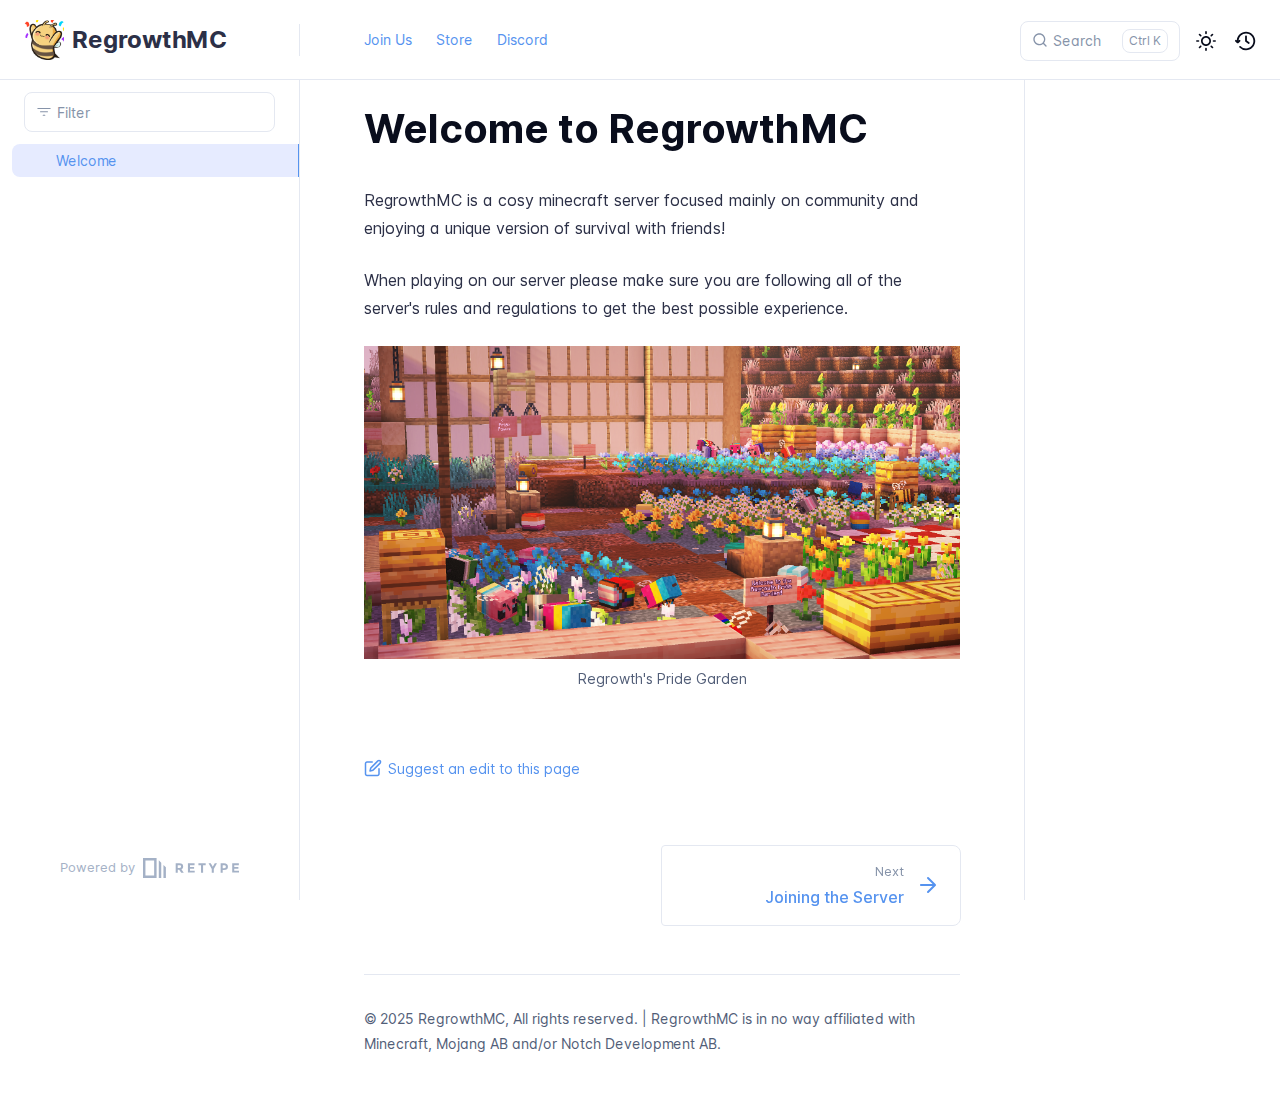
<file: index.html>
<!DOCTYPE html>
<html lang="en" class="h-full">
<head>
    <meta charset="UTF-8">
    <meta name="viewport" content="width=device-width,initial-scale=1">
    <meta name="turbo-cache-control" content="no-cache" data-turbo-track="reload" data-track-token="3.11.0.808173011036">

    <!-- See retype.com -->
    <meta name="generator" content="Retype 3.11.0">

    <!-- Primary Meta Tags -->
    <title>Welcome to RegrowthMC  | RegrowthMC</title>
    <meta name="title" content="Welcome to RegrowthMC  | RegrowthMC">
    <meta name="description" content="RegrowthMC is a cosy minecraft server focused mainly on community and enjoying a unique version of survival with friends!">

    <!-- Canonical -->
    <link rel="canonical" href="https://wiki.regrowthmc.net/">

    <!-- Open Graph / Facebook -->
    <meta property="og:type" content="website">
    <meta property="og:url" content="https://wiki.regrowthmc.net/">
    <meta property="og:title" content="Welcome to RegrowthMC  | RegrowthMC">
    <meta property="og:description" content="RegrowthMC is a cosy minecraft server focused mainly on community and enjoying a unique version of survival with friends!">
    <meta property="og:image" content="https://wiki.regrowthmc.net/static/pride_garden.png">

    <!-- Twitter -->
    <meta property="twitter:card" content="summary_large_image">
    <meta property="twitter:url" content="https://wiki.regrowthmc.net/">
    <meta property="twitter:title" content="Welcome to RegrowthMC  | RegrowthMC">
    <meta property="twitter:description" content="RegrowthMC is a cosy minecraft server focused mainly on community and enjoying a unique version of survival with friends!">
    <meta property="twitter:image" content="https://wiki.regrowthmc.net/static/pride_garden.png">

    <script data-cfasync="false">(function(){var cl=document.documentElement.classList,ls=localStorage.getItem("retype_scheme"),hd=cl.contains("dark"),hl=cl.contains("light"),wm=window.matchMedia&&window.matchMedia("(prefers-color-scheme: dark)").matches;if(ls==="dark"||(!ls&&wm&&!hd&&!hl)){cl.remove("light");cl.add("dark")}else if(ls==="light"||(!ls&&!wm&&!hd&&!hl)){cl.remove("dark");cl.add("light")}})();</script>

    <link href="static/logo.png" rel="icon">
    <link href="resources/css/retype.css?v=3.11.0.808173011036" rel="stylesheet">

    <script data-cfasync="false" src="resources/js/config.js?v=3.11.0.808173011036" data-turbo-eval="false" defer></script>
    <script data-cfasync="false" src="resources/js/retype.js?v=3.11.0" data-turbo-eval="false" defer></script>
    <script id="lunr-js" data-cfasync="false" src="resources/js/lunr.js?v=3.11.0.808173011036" data-turbo-eval="false" defer></script>
</head>
<body>
    <div id="retype-app" class="relative text-base antialiased text-base-text bg-base-bg font-body">
        <div class="absolute bottom-0 left-0" style="top: 5rem; right: 50%"></div>
    
        <header id="retype-header" class="sticky top-0 z-30 flex w-full h-16 bg-header-bg border-b border-header-border md:h-20">
            <div class="container relative flex items-center justify-between pr-6 grow md:justify-start">
                <!-- Mobile menu button skeleton -->
                <button v-cloak class="skeleton retype-mobile-menu-button flex items-center justify-center shrink-0 overflow-hidden dark:text-white focus:outline-none rounded-full w-10 h-10 ml-3.5 md:hidden"><svg xmlns="http://www.w3.org/2000/svg" class="mb-px shrink-0" width="24" height="24" viewBox="0 0 24 24" role="presentation" style="margin-bottom: 0px;"><g fill="currentColor"><path d="M2 4h20v2H2zM2 11h20v2H2zM2 18h20v2H2z"></path></g></svg></button>
                <div v-cloak id="retype-sidebar-left-toggle-button"></div>
        
                <!-- Logo -->
                <div class="flex items-center justify-between h-full py-2 md:w-75">
                    <div class="flex items-center px-2 md:px-6">
                        <a id="retype-branding-logo" href="" class="flex items-center leading-snug text-2xl">
                            <span class="w-10 mr-2 grow-0 shrink-0 overflow-hidden">
                                <img class="max-h-10 dark:hidden md:inline-block" src="static/logo.png">
                                <img class="max-h-10 hidden dark:inline-block" src="static/logo.png">
                            </span>
                            <span class="dark:text-white font-bold line-clamp-1 md:line-clamp-2">RegrowthMC</span>
                        </a>
                    </div>
        
                    <span class="hidden h-8 border-r md:inline-block border-base-border"></span>
                </div>
        
                <div class="flex justify-between md:grow">
                    <!-- Top Nav -->
                    <nav id="retype-header-nav" class="hidden md:flex">
                        <ul class="flex flex-col mb-4 md:pl-16 md:mb-0 md:flex-row md:items-center">
                            <li class="mr-6">
                                <a class="py-2 md:mb-0 inline-flex items-center text-sm whitespace-nowrap transition-colors duration-200 ease-linear md:text-header-text font-header-text-weight hover:text-header-text-hover" href="https://www.regrowthmc.net/connect">Join Us</a>
                            </li>
                            <li class="mr-6">
                                <a class="py-2 md:mb-0 inline-flex items-center text-sm whitespace-nowrap transition-colors duration-200 ease-linear md:text-header-text font-header-text-weight hover:text-header-text-hover" href="https://store.regrowthmc.net/">Store</a>
                            </li>
                            <li class="mr-6">
                                <a class="py-2 md:mb-0 inline-flex items-center text-sm whitespace-nowrap transition-colors duration-200 ease-linear md:text-header-text font-header-text-weight hover:text-header-text-hover" href="https://regrowthmc.net/discord">Discord</a>
                            </li>
        
                        </ul>
                    </nav>
        
                    <!-- Header Right Skeleton -->
                    <div v-cloak class="flex justify-end grow skeleton">
        
                        <!-- Search input mock -->
                        <div class="relative hidden w-40 lg:block lg:max-w-sm lg:ml-auto">
                            <div class="absolute flex items-center justify-center h-full pl-3 dark:text-dark-300">
                                <svg xmlns="http://www.w3.org/2000/svg" class="icon-base" width="16" height="16" viewBox="0 0 24 24" aria-labelledby="icon" role="presentation" style="margin-bottom: 1px;"><g fill="currentColor" ><path d="M21.71 20.29l-3.68-3.68A8.963 8.963 0 0020 11c0-4.96-4.04-9-9-9s-9 4.04-9 9 4.04 9 9 9c2.12 0 4.07-.74 5.61-1.97l3.68 3.68c.2.19.45.29.71.29s.51-.1.71-.29c.39-.39.39-1.03 0-1.42zM4 11c0-3.86 3.14-7 7-7s7 3.14 7 7c0 1.92-.78 3.66-2.04 4.93-.01.01-.02.01-.02.01-.01.01-.01.01-.01.02A6.98 6.98 0 0111 18c-3.86 0-7-3.14-7-7z" ></path></g></svg>
                            </div>
                            <input class="w-full h-10 placeholder-search-placeholder transition-colors duration-200 ease-in bg-search-bg border border-transparent rounded md:text-sm hover:border-search-border-hover focus:outline-none focus:border-search-border-focus" style="padding: 0.625rem 0.75rem 0.625rem 2rem" type="text" placeholder="Search">
                        </div>
        
                        <!-- Mobile search button -->
                        <div class="flex items-center justify-center w-10 h-10 lg:hidden">
                            <svg xmlns="http://www.w3.org/2000/svg" class="shrink-0 icon-base" width="20" height="20" viewBox="0 0 24 24" aria-labelledby="icon" role="presentation" style="margin-bottom: 0px;"><g fill="currentColor" ><path d="M21.71 20.29l-3.68-3.68A8.963 8.963 0 0020 11c0-4.96-4.04-9-9-9s-9 4.04-9 9 4.04 9 9 9c2.12 0 4.07-.74 5.61-1.97l3.68 3.68c.2.19.45.29.71.29s.51-.1.71-.29c.39-.39.39-1.03 0-1.42zM4 11c0-3.86 3.14-7 7-7s7 3.14 7 7c0 1.92-.78 3.66-2.04 4.93-.01.01-.02.01-.02.01-.01.01-.01.01-.01.02A6.98 6.98 0 0111 18c-3.86 0-7-3.14-7-7z" ></path></g></svg>
                        </div>
        
                        <!-- Dark mode switch placeholder -->
                        <div class="w-10 h-10 lg:ml-2"></div>
        
                        <!-- History button -->
                        <div class="flex items-center justify-center w-10 h-10" style="margin-right: -0.625rem;">
                            <svg xmlns="http://www.w3.org/2000/svg" class="shrink-0 icon-base" width="22" height="22" viewBox="0 0 24 24" aria-labelledby="icon" role="presentation" style="margin-bottom: 0px;"><g fill="currentColor" ><g ><path d="M12.01 6.01c-.55 0-1 .45-1 1V12a1 1 0 00.4.8l3 2.22a.985.985 0 001.39-.2.996.996 0 00-.21-1.4l-2.6-1.92V7.01c.02-.55-.43-1-.98-1z"></path><path d="M12.01 1.91c-5.33 0-9.69 4.16-10.05 9.4l-.29-.26a.997.997 0 10-1.34 1.48l1.97 1.79c.19.17.43.26.67.26s.48-.09.67-.26l1.97-1.79a.997.997 0 10-1.34-1.48l-.31.28c.34-4.14 3.82-7.41 8.05-7.41 4.46 0 8.08 3.63 8.08 8.09s-3.63 8.08-8.08 8.08c-2.18 0-4.22-.85-5.75-2.4a.996.996 0 10-1.42 1.4 10.02 10.02 0 007.17 2.99c5.56 0 10.08-4.52 10.08-10.08.01-5.56-4.52-10.09-10.08-10.09z"></path></g></g></svg>
                        </div>
                    </div>
        
                    <div v-cloak class="flex justify-end grow">
                        <div id="retype-mobile-search-button"></div>
                        <doc-search-desktop></doc-search-desktop>
        
                        <doc-theme-switch class="lg:ml-2"></doc-theme-switch>
                        <doc-history></doc-history>
                    </div>
                </div>
            </div>
        </header>
    
    
        <div id="retype-container" class="container relative flex bg-white">
            <!-- Sidebar Skeleton -->
            <div v-cloak class="fixed flex flex-col shrink-0 duration-300 ease-in-out bg-sidebar-left-bg border-sidebar-left-border sidebar top-20 w-75 border-r h-screen md:sticky transition-transform skeleton">
            
                <div class="flex items-center h-16 px-6">
                    <input class="w-full h-8 px-3 py-2 transition-colors duration-200 ease-linear bg-filter-bg border border-filter-border rounded shadow-none text-sm focus:outline-none focus:border-filter-border-focus" type="text" placeholder="Filter">
                </div>
            
                <div class="pl-6 mt-1 mb-4">
                    <div class="w-32 h-3 mb-4 bg-skeleton-bg rounded-full loading"></div>
                    <div class="w-48 h-3 mb-4 bg-skeleton-bg rounded-full loading"></div>
                    <div class="w-40 h-3 mb-4 bg-skeleton-bg rounded-full loading"></div>
                    <div class="w-32 h-3 mb-4 bg-skeleton-bg rounded-full loading"></div>
                    <div class="w-48 h-3 mb-4 bg-skeleton-bg rounded-full loading"></div>
                    <div class="w-40 h-3 mb-4 bg-skeleton-bg rounded-full loading"></div>
                </div>
            
                <div class="shrink-0 mt-auto bg-transparent dark:border-base-border">
                    <a class="flex items-center justify-center flex-nowrap h-16 text-gray-350 dark:text-dark-400 hover:text-gray-600 dark:hover:text-dark-300 transition-colors duration-150 ease-in docs-powered-by" target="_blank" href="https://retype.com/" rel="noopener">
                        <span class="text-xs whitespace-nowrap">Powered by</span>
                        <svg xmlns="http://www.w3.org/2000/svg" class="ml-2" fill="currentColor" width="96" height="20" overflow="visible"><path d="M0 0v20h13.59V0H0zm11.15 17.54H2.44V2.46h8.71v15.08zM15.8 20h2.44V4.67L15.8 2.22zM20.45 6.89V20h2.44V9.34z"/><g><path d="M40.16 8.44c0 1.49-.59 2.45-1.75 2.88l2.34 3.32h-2.53l-2.04-2.96h-1.43v2.96h-2.06V5.36h3.5c1.43 0 2.46.24 3.07.73s.9 1.27.9 2.35zm-2.48 1.1c.26-.23.38-.59.38-1.09 0-.5-.13-.84-.4-1.03s-.73-.28-1.39-.28h-1.54v2.75h1.5c.72 0 1.2-.12 1.45-.35zM51.56 5.36V7.2h-4.59v1.91h4.13v1.76h-4.13v1.92h4.74v1.83h-6.79V5.36h6.64zM60.09 7.15v7.48h-2.06V7.15h-2.61V5.36h7.28v1.79h-2.61zM70.81 14.64h-2.06v-3.66l-3.19-5.61h2.23l1.99 3.45 1.99-3.45H74l-3.19 5.61v3.66zM83.99 6.19c.65.55.97 1.4.97 2.55s-.33 1.98-1 2.51-1.68.8-3.04.8h-1.23v2.59h-2.06V5.36h3.26c1.42 0 2.45.28 3.1.83zm-1.51 3.65c.25-.28.37-.69.37-1.22s-.16-.92-.48-1.14c-.32-.23-.82-.34-1.5-.34H79.7v3.12h1.38c.68 0 1.15-.14 1.4-.42zM95.85 5.36V7.2h-4.59v1.91h4.13v1.76h-4.13v1.92H96v1.83h-6.79V5.36h6.64z"/></g></svg>
                    </a>
                </div>
            </div>
            
            <!-- Sidebar component -->
            <doc-sidebar v-cloak>
                <template #sidebar-footer>
                    <div class="shrink-0 mt-auto border-t md:bg-transparent md:border-none dark:border-base-border">
            
                        <div class="py-3 px-6 md:hidden border-b dark:border-base-border">
                            <nav>
                                <ul class="flex flex-wrap justify-center items-center">
                                    <li class="mr-6">
                                        <a class="block py-1 inline-flex items-center text-sm whitespace-nowrap transition-colors duration-200 ease-linear md:text-header-text font-header-text-weight hover:text-header-text-hover" href="https://www.regrowthmc.net/connect">Join Us</a>
                                    </li>
                                    <li class="mr-6">
                                        <a class="block py-1 inline-flex items-center text-sm whitespace-nowrap transition-colors duration-200 ease-linear md:text-header-text font-header-text-weight hover:text-header-text-hover" href="https://store.regrowthmc.net/">Store</a>
                                    </li>
                                    <li class="mr-6">
                                        <a class="block py-1 inline-flex items-center text-sm whitespace-nowrap transition-colors duration-200 ease-linear md:text-header-text font-header-text-weight hover:text-header-text-hover" href="https://regrowthmc.net/discord">Discord</a>
                                    </li>
            
                                </ul>
                            </nav>
                        </div>
            
                        <a class="flex items-center justify-center flex-nowrap h-16 text-gray-350 dark:text-dark-400 hover:text-gray-600 dark:hover:text-dark-300 transition-colors duration-150 ease-in docs-powered-by" target="_blank" href="https://retype.com/" rel="noopener">
                            <span class="text-xs whitespace-nowrap">Powered by</span>
                            <svg xmlns="http://www.w3.org/2000/svg" class="ml-2" fill="currentColor" width="96" height="20" overflow="visible"><path d="M0 0v20h13.59V0H0zm11.15 17.54H2.44V2.46h8.71v15.08zM15.8 20h2.44V4.67L15.8 2.22zM20.45 6.89V20h2.44V9.34z"/><g><path d="M40.16 8.44c0 1.49-.59 2.45-1.75 2.88l2.34 3.32h-2.53l-2.04-2.96h-1.43v2.96h-2.06V5.36h3.5c1.43 0 2.46.24 3.07.73s.9 1.27.9 2.35zm-2.48 1.1c.26-.23.38-.59.38-1.09 0-.5-.13-.84-.4-1.03s-.73-.28-1.39-.28h-1.54v2.75h1.5c.72 0 1.2-.12 1.45-.35zM51.56 5.36V7.2h-4.59v1.91h4.13v1.76h-4.13v1.92h4.74v1.83h-6.79V5.36h6.64zM60.09 7.15v7.48h-2.06V7.15h-2.61V5.36h7.28v1.79h-2.61zM70.81 14.64h-2.06v-3.66l-3.19-5.61h2.23l1.99 3.45 1.99-3.45H74l-3.19 5.61v3.66zM83.99 6.19c.65.55.97 1.4.97 2.55s-.33 1.98-1 2.51-1.68.8-3.04.8h-1.23v2.59h-2.06V5.36h3.26c1.42 0 2.45.28 3.1.83zm-1.51 3.65c.25-.28.37-.69.37-1.22s-.16-.92-.48-1.14c-.32-.23-.82-.34-1.5-.34H79.7v3.12h1.38c.68 0 1.15-.14 1.4-.42zM95.85 5.36V7.2h-4.59v1.91h4.13v1.76h-4.13v1.92H96v1.83h-6.79V5.36h6.64z"/></g></svg>
                        </a>
                    </div>
                </template>
            </doc-sidebar>
    
            <div class="grow min-w-0 bg-body-bg">
                <!-- Render "toolbar" template here on api pages --><!-- Render page content -->
                <div class="flex">
                    <div id="retype-main" class="min-w-0 p-4 grow md:px-16">
                        <main class="relative pb-12 lg:pt-2">
                            <div class="retype-markdown" id="retype-content">
                                <!-- Rendered if sidebar right is enabled -->
                                <div id="retype-sidebar-right-toggle"></div>
                                <!-- Page content  -->
<doc-anchor-target id="welcome-to-regrowthmc" class="break-words">
    <h1>
        <doc-anchor-trigger class="header-anchor-trigger" to="#welcome-to-regrowthmc">#</doc-anchor-trigger>
        <span>Welcome to RegrowthMC</span>
    </h1>
</doc-anchor-target>
<p>RegrowthMC is a cosy minecraft server focused mainly on community and enjoying a unique version of survival with friends!</p>
<p>When playing on our server please make sure you are following all of the server&#x27;s rules and regulations to get the best possible experience.</p>
<p><figure class="content-center">
    <img src="static/pride_garden.png" alt="Regrowth's Pride Garden" class="rounded-image-rounded border-image-border border-image-border-width" />
    <figcaption class="caption">Regrowth's Pride Garden</figcaption>
</figure>
</p>

                                
                                <!-- Required only on API pages -->
                                <doc-toolbar-member-filter-no-results></doc-toolbar-member-filter-no-results>
                            </div>
                            <footer id="retype-content-footer" class="clear-both">
                                <div class="flex flex-wrap items-center justify-between mt-14">
                                    <a id="retype-edit-this-page" class="my-2.5 inline-flex items-center text-sm whitespace-nowrap text-body-link font-body-link-weight hover:text-body-link-hover hover:underline" href="https://github.com/RegrowthMC/RegrowthMC-Wiki/blob/main/default.md" target="_blank" rel="noopener">
                                        <svg class="mr-1.5" xmlns="http://www.w3.org/2000/svg" width="18" height="18" viewBox="0 0 24 24" fill="currentColor" overflow="visible"><path d="M20 12c-.55 0-1 .45-1 1v7c0 .55-.45 1-1 1H4c-.55 0-1-.45-1-1V6c0-.55.45-1 1-1h7c.55 0 1-.45 1-1s-.45-1-1-1H4C2.35 3 1 4.35 1 6v14c0 1.65 1.35 3 3 3h14c1.65 0 3-1.35 3-3v-7c0-.55-.45-1-1-1z" /><path d="M22.21 1.79c-1.18-1.18-3.24-1.18-4.41 0l-9.5 9.5c-.13.13-.22.29-.26.46l-1 4c-.08.34.01.7.26.95.18.2.44.3.7.3.08 0 .16-.01.24-.03l4-1c.18-.04.34-.13.46-.26l9.5-9.5c1.22-1.22 1.22-3.2.01-4.42zm-1.42 3l-9.3 9.3-2.11.53.53-2.11 9.3-9.3c.42-.42 1.16-.42 1.59 0 .43.43.43 1.15-.01 1.58z" /><path fill="none" d="M0 0h24v24H0z" /></svg>
                                        <span>Suggest an edit to this page</span>
                                    </a>
                                </div>
                            
                                <nav id="retype-nextprev" class="print:hidden flex mt-14">
                                    <div class="w-1/2">
                                    </div>
                            
                                    <div class="w-1/2">
                                        <a class="px-5 py-4 -mx-px h-full flex items-center justify-end break-normal font-medium text-body-link border border-base-border hover:border-base-border-hover rounded-l rounded-r-lg transition-colors duration-150 relative hover:z-5" href="connect/">
                                            <span>
                                                <span class="block text-xs font-normal text-right text-base-text-muted">Next</span>
                                                <span class="block mt-1">Joining the Server</span>
                                            </span>
                                            <svg xmlns="http://www.w3.org/2000/svg" class="ml-3" width="24" height="24" viewBox="0 0 24 24" fill="currentColor" overflow="visible"><path d="M19.92 12.38a1 1 0 00-.22-1.09l-7-7a.996.996 0 10-1.41 1.41l5.3 5.3H5c-.55 0-1 .45-1 1s.45 1 1 1h11.59l-5.29 5.29a.996.996 0 000 1.41c.19.2.44.3.7.3s.51-.1.71-.29l7-7c.09-.09.16-.21.21-.33z" /><path fill="none" d="M0 0h24v24H0z" /></svg>
                                        </a>
                                    </div>
                                </nav>
                            </footer>
                        </main>
                
                        <div id="retype-page-footer" class="print:border-none border-t border-base-border pt-6 mb-8">
                            <footer class="flex flex-wrap items-center justify-between print:justify-center">
                                <div id="retype-footer-links" class="print:hidden">
                                    <ul class="flex flex-wrap items-center text-sm">
                                    </ul>
                                </div>
                                <div id="retype-copyright" class="print:justify-center py-2 text-footer-text font-footer-link-weight text-sm leading-relaxed"><p>© 2025 RegrowthMC, All rights reserved. | RegrowthMC is in no way affiliated with Minecraft, Mojang AB and/or Notch Development AB.</p></div>
                            </footer>
                        </div>
                    </div>
                
                    <!-- Rendered if sidebar right is enabled -->
                    <!-- Sidebar right skeleton-->
                    <div v-cloak class="fixed top-0 bottom-0 right-0 translate-x-full bg-sidebar-right-bg border-sidebar-right-border lg:sticky lg:border-l lg:shrink-0 lg:pt-6 lg:transform-none sm:w-1/2 lg:w-64 lg:z-0 md:w-104 sidebar-right skeleton">
                        <div class="pl-5">
                            <div class="w-32 h-3 mb-4 bg-skeleton-bg rounded-full loading"></div>
                            <div class="w-48 h-3 mb-4 bg-skeleton-bg rounded-full loading"></div>
                            <div class="w-40 h-3 mb-4 bg-skeleton-bg rounded-full loading"></div>
                        </div>
                    </div>
                
                    <!-- User should be able to hide sidebar right -->
                    <doc-sidebar-right v-cloak></doc-sidebar-right>
                </div>

            </div>
        </div>
    
        <doc-search-mobile></doc-search-mobile>
        <doc-back-to-top></doc-back-to-top>
    </div>


    <div id="retype-overlay-target"></div>

    <script data-cfasync="false">window.__DOCS__ = { "title": "Welcome to RegrowthMC", isRoot: true, level: 0, icon: "file", hasPrism: false, hasMermaid: false, hasMath: false, tocDepth: 23 }</script>
</body>
</html>
</file>
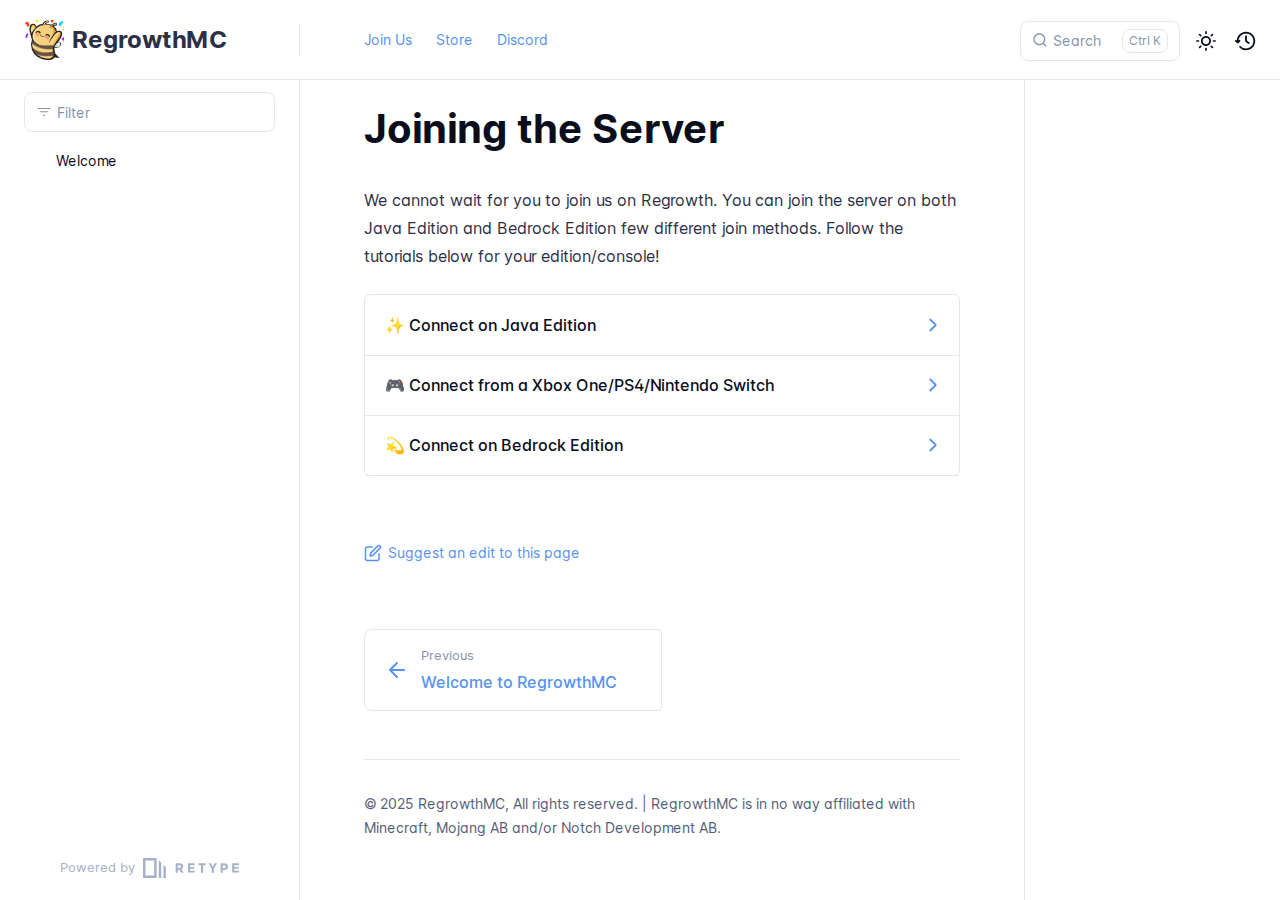
<file: connect/index.html>
<!DOCTYPE html>
<html lang="en" class="h-full">
<head>
    <meta charset="UTF-8">
    <meta name="viewport" content="width=device-width,initial-scale=1">
    <meta name="turbo-cache-control" content="no-cache" data-turbo-track="reload" data-track-token="3.11.0.808174019104">

    <!-- See retype.com -->
    <meta name="generator" content="Retype 3.11.0">

    <!-- Primary Meta Tags -->
    <title>Joining the Server  | RegrowthMC</title>
    <meta name="title" content="Joining the Server  | RegrowthMC">
    <meta name="description" content="We cannot wait for you to join us on Regrowth. You can join the server on both Java Edition and Bedrock Edition few different join methods.">

    <!-- Canonical -->
    <link rel="canonical" href="https://wiki.regrowthmc.net/connect/">

    <!-- Open Graph / Facebook -->
    <meta property="og:type" content="website">
    <meta property="og:url" content="https://wiki.regrowthmc.net/connect/">
    <meta property="og:title" content="Joining the Server  | RegrowthMC">
    <meta property="og:description" content="We cannot wait for you to join us on Regrowth. You can join the server on both Java Edition and Bedrock Edition few different join methods.">

    <!-- Twitter -->
    <meta property="twitter:card" content="summary_large_image">
    <meta property="twitter:url" content="https://wiki.regrowthmc.net/connect/">
    <meta property="twitter:title" content="Joining the Server  | RegrowthMC">
    <meta property="twitter:description" content="We cannot wait for you to join us on Regrowth. You can join the server on both Java Edition and Bedrock Edition few different join methods.">

    <script data-cfasync="false">(function(){var cl=document.documentElement.classList,ls=localStorage.getItem("retype_scheme"),hd=cl.contains("dark"),hl=cl.contains("light"),wm=window.matchMedia&&window.matchMedia("(prefers-color-scheme: dark)").matches;if(ls==="dark"||(!ls&&wm&&!hd&&!hl)){cl.remove("light");cl.add("dark")}else if(ls==="light"||(!ls&&!wm&&!hd&&!hl)){cl.remove("dark");cl.add("light")}})();</script>

    <link href="../static/logo.png" rel="icon">
    <link href="../resources/css/retype.css?v=3.11.0.808174019104" rel="stylesheet">

    <script data-cfasync="false" src="../resources/js/config.js?v=3.11.0.808174019104" data-turbo-eval="false" defer></script>
    <script data-cfasync="false" src="../resources/js/retype.js?v=3.11.0" data-turbo-eval="false" defer></script>
    <script id="lunr-js" data-cfasync="false" src="../resources/js/lunr.js?v=3.11.0.808174019104" data-turbo-eval="false" defer></script>
</head>
<body>
    <div id="retype-app" class="relative text-base antialiased text-base-text bg-base-bg font-body">
        <div class="absolute bottom-0 left-0" style="top: 5rem; right: 50%"></div>
    
        <header id="retype-header" class="sticky top-0 z-30 flex w-full h-16 bg-header-bg border-b border-header-border md:h-20">
            <div class="container relative flex items-center justify-between pr-6 grow md:justify-start">
                <!-- Mobile menu button skeleton -->
                <button v-cloak class="skeleton retype-mobile-menu-button flex items-center justify-center shrink-0 overflow-hidden dark:text-white focus:outline-none rounded-full w-10 h-10 ml-3.5 md:hidden"><svg xmlns="http://www.w3.org/2000/svg" class="mb-px shrink-0" width="24" height="24" viewBox="0 0 24 24" role="presentation" style="margin-bottom: 0px;"><g fill="currentColor"><path d="M2 4h20v2H2zM2 11h20v2H2zM2 18h20v2H2z"></path></g></svg></button>
                <div v-cloak id="retype-sidebar-left-toggle-button"></div>
        
                <!-- Logo -->
                <div class="flex items-center justify-between h-full py-2 md:w-75">
                    <div class="flex items-center px-2 md:px-6">
                        <a id="retype-branding-logo" href="../" class="flex items-center leading-snug text-2xl">
                            <span class="w-10 mr-2 grow-0 shrink-0 overflow-hidden">
                                <img class="max-h-10 dark:hidden md:inline-block" src="../static/logo.png">
                                <img class="max-h-10 hidden dark:inline-block" src="../static/logo.png">
                            </span>
                            <span class="dark:text-white font-bold line-clamp-1 md:line-clamp-2">RegrowthMC</span>
                        </a>
                    </div>
        
                    <span class="hidden h-8 border-r md:inline-block border-base-border"></span>
                </div>
        
                <div class="flex justify-between md:grow">
                    <!-- Top Nav -->
                    <nav id="retype-header-nav" class="hidden md:flex">
                        <ul class="flex flex-col mb-4 md:pl-16 md:mb-0 md:flex-row md:items-center">
                            <li class="mr-6">
                                <a class="py-2 md:mb-0 inline-flex items-center text-sm whitespace-nowrap transition-colors duration-200 ease-linear md:text-header-text font-header-text-weight hover:text-header-text-hover" href="https://www.regrowthmc.net/connect">Join Us</a>
                            </li>
                            <li class="mr-6">
                                <a class="py-2 md:mb-0 inline-flex items-center text-sm whitespace-nowrap transition-colors duration-200 ease-linear md:text-header-text font-header-text-weight hover:text-header-text-hover" href="https://store.regrowthmc.net/">Store</a>
                            </li>
                            <li class="mr-6">
                                <a class="py-2 md:mb-0 inline-flex items-center text-sm whitespace-nowrap transition-colors duration-200 ease-linear md:text-header-text font-header-text-weight hover:text-header-text-hover" href="https://regrowthmc.net/discord">Discord</a>
                            </li>
        
                        </ul>
                    </nav>
        
                    <!-- Header Right Skeleton -->
                    <div v-cloak class="flex justify-end grow skeleton">
        
                        <!-- Search input mock -->
                        <div class="relative hidden w-40 lg:block lg:max-w-sm lg:ml-auto">
                            <div class="absolute flex items-center justify-center h-full pl-3 dark:text-dark-300">
                                <svg xmlns="http://www.w3.org/2000/svg" class="icon-base" width="16" height="16" viewBox="0 0 24 24" aria-labelledby="icon" role="presentation" style="margin-bottom: 1px;"><g fill="currentColor" ><path d="M21.71 20.29l-3.68-3.68A8.963 8.963 0 0020 11c0-4.96-4.04-9-9-9s-9 4.04-9 9 4.04 9 9 9c2.12 0 4.07-.74 5.61-1.97l3.68 3.68c.2.19.45.29.71.29s.51-.1.71-.29c.39-.39.39-1.03 0-1.42zM4 11c0-3.86 3.14-7 7-7s7 3.14 7 7c0 1.92-.78 3.66-2.04 4.93-.01.01-.02.01-.02.01-.01.01-.01.01-.01.02A6.98 6.98 0 0111 18c-3.86 0-7-3.14-7-7z" ></path></g></svg>
                            </div>
                            <input class="w-full h-10 placeholder-search-placeholder transition-colors duration-200 ease-in bg-search-bg border border-transparent rounded md:text-sm hover:border-search-border-hover focus:outline-none focus:border-search-border-focus" style="padding: 0.625rem 0.75rem 0.625rem 2rem" type="text" placeholder="Search">
                        </div>
        
                        <!-- Mobile search button -->
                        <div class="flex items-center justify-center w-10 h-10 lg:hidden">
                            <svg xmlns="http://www.w3.org/2000/svg" class="shrink-0 icon-base" width="20" height="20" viewBox="0 0 24 24" aria-labelledby="icon" role="presentation" style="margin-bottom: 0px;"><g fill="currentColor" ><path d="M21.71 20.29l-3.68-3.68A8.963 8.963 0 0020 11c0-4.96-4.04-9-9-9s-9 4.04-9 9 4.04 9 9 9c2.12 0 4.07-.74 5.61-1.97l3.68 3.68c.2.19.45.29.71.29s.51-.1.71-.29c.39-.39.39-1.03 0-1.42zM4 11c0-3.86 3.14-7 7-7s7 3.14 7 7c0 1.92-.78 3.66-2.04 4.93-.01.01-.02.01-.02.01-.01.01-.01.01-.01.02A6.98 6.98 0 0111 18c-3.86 0-7-3.14-7-7z" ></path></g></svg>
                        </div>
        
                        <!-- Dark mode switch placeholder -->
                        <div class="w-10 h-10 lg:ml-2"></div>
        
                        <!-- History button -->
                        <div class="flex items-center justify-center w-10 h-10" style="margin-right: -0.625rem;">
                            <svg xmlns="http://www.w3.org/2000/svg" class="shrink-0 icon-base" width="22" height="22" viewBox="0 0 24 24" aria-labelledby="icon" role="presentation" style="margin-bottom: 0px;"><g fill="currentColor" ><g ><path d="M12.01 6.01c-.55 0-1 .45-1 1V12a1 1 0 00.4.8l3 2.22a.985.985 0 001.39-.2.996.996 0 00-.21-1.4l-2.6-1.92V7.01c.02-.55-.43-1-.98-1z"></path><path d="M12.01 1.91c-5.33 0-9.69 4.16-10.05 9.4l-.29-.26a.997.997 0 10-1.34 1.48l1.97 1.79c.19.17.43.26.67.26s.48-.09.67-.26l1.97-1.79a.997.997 0 10-1.34-1.48l-.31.28c.34-4.14 3.82-7.41 8.05-7.41 4.46 0 8.08 3.63 8.08 8.09s-3.63 8.08-8.08 8.08c-2.18 0-4.22-.85-5.75-2.4a.996.996 0 10-1.42 1.4 10.02 10.02 0 007.17 2.99c5.56 0 10.08-4.52 10.08-10.08.01-5.56-4.52-10.09-10.08-10.09z"></path></g></g></svg>
                        </div>
                    </div>
        
                    <div v-cloak class="flex justify-end grow">
                        <div id="retype-mobile-search-button"></div>
                        <doc-search-desktop></doc-search-desktop>
        
                        <doc-theme-switch class="lg:ml-2"></doc-theme-switch>
                        <doc-history></doc-history>
                    </div>
                </div>
            </div>
        </header>
    
    
        <div id="retype-container" class="container relative flex bg-white">
            <!-- Sidebar Skeleton -->
            <div v-cloak class="fixed flex flex-col shrink-0 duration-300 ease-in-out bg-sidebar-left-bg border-sidebar-left-border sidebar top-20 w-75 border-r h-screen md:sticky transition-transform skeleton">
            
                <div class="flex items-center h-16 px-6">
                    <input class="w-full h-8 px-3 py-2 transition-colors duration-200 ease-linear bg-filter-bg border border-filter-border rounded shadow-none text-sm focus:outline-none focus:border-filter-border-focus" type="text" placeholder="Filter">
                </div>
            
                <div class="pl-6 mt-1 mb-4">
                    <div class="w-32 h-3 mb-4 bg-skeleton-bg rounded-full loading"></div>
                    <div class="w-48 h-3 mb-4 bg-skeleton-bg rounded-full loading"></div>
                    <div class="w-40 h-3 mb-4 bg-skeleton-bg rounded-full loading"></div>
                    <div class="w-32 h-3 mb-4 bg-skeleton-bg rounded-full loading"></div>
                    <div class="w-48 h-3 mb-4 bg-skeleton-bg rounded-full loading"></div>
                    <div class="w-40 h-3 mb-4 bg-skeleton-bg rounded-full loading"></div>
                </div>
            
                <div class="shrink-0 mt-auto bg-transparent dark:border-base-border">
                    <a class="flex items-center justify-center flex-nowrap h-16 text-gray-350 dark:text-dark-400 hover:text-gray-600 dark:hover:text-dark-300 transition-colors duration-150 ease-in docs-powered-by" target="_blank" href="https://retype.com/" rel="noopener">
                        <span class="text-xs whitespace-nowrap">Powered by</span>
                        <svg xmlns="http://www.w3.org/2000/svg" class="ml-2" fill="currentColor" width="96" height="20" overflow="visible"><path d="M0 0v20h13.59V0H0zm11.15 17.54H2.44V2.46h8.71v15.08zM15.8 20h2.44V4.67L15.8 2.22zM20.45 6.89V20h2.44V9.34z"/><g><path d="M40.16 8.44c0 1.49-.59 2.45-1.75 2.88l2.34 3.32h-2.53l-2.04-2.96h-1.43v2.96h-2.06V5.36h3.5c1.43 0 2.46.24 3.07.73s.9 1.27.9 2.35zm-2.48 1.1c.26-.23.38-.59.38-1.09 0-.5-.13-.84-.4-1.03s-.73-.28-1.39-.28h-1.54v2.75h1.5c.72 0 1.2-.12 1.45-.35zM51.56 5.36V7.2h-4.59v1.91h4.13v1.76h-4.13v1.92h4.74v1.83h-6.79V5.36h6.64zM60.09 7.15v7.48h-2.06V7.15h-2.61V5.36h7.28v1.79h-2.61zM70.81 14.64h-2.06v-3.66l-3.19-5.61h2.23l1.99 3.45 1.99-3.45H74l-3.19 5.61v3.66zM83.99 6.19c.65.55.97 1.4.97 2.55s-.33 1.98-1 2.51-1.68.8-3.04.8h-1.23v2.59h-2.06V5.36h3.26c1.42 0 2.45.28 3.1.83zm-1.51 3.65c.25-.28.37-.69.37-1.22s-.16-.92-.48-1.14c-.32-.23-.82-.34-1.5-.34H79.7v3.12h1.38c.68 0 1.15-.14 1.4-.42zM95.85 5.36V7.2h-4.59v1.91h4.13v1.76h-4.13v1.92H96v1.83h-6.79V5.36h6.64z"/></g></svg>
                    </a>
                </div>
            </div>
            
            <!-- Sidebar component -->
            <doc-sidebar v-cloak>
                <template #sidebar-footer>
                    <div class="shrink-0 mt-auto border-t md:bg-transparent md:border-none dark:border-base-border">
            
                        <div class="py-3 px-6 md:hidden border-b dark:border-base-border">
                            <nav>
                                <ul class="flex flex-wrap justify-center items-center">
                                    <li class="mr-6">
                                        <a class="block py-1 inline-flex items-center text-sm whitespace-nowrap transition-colors duration-200 ease-linear md:text-header-text font-header-text-weight hover:text-header-text-hover" href="https://www.regrowthmc.net/connect">Join Us</a>
                                    </li>
                                    <li class="mr-6">
                                        <a class="block py-1 inline-flex items-center text-sm whitespace-nowrap transition-colors duration-200 ease-linear md:text-header-text font-header-text-weight hover:text-header-text-hover" href="https://store.regrowthmc.net/">Store</a>
                                    </li>
                                    <li class="mr-6">
                                        <a class="block py-1 inline-flex items-center text-sm whitespace-nowrap transition-colors duration-200 ease-linear md:text-header-text font-header-text-weight hover:text-header-text-hover" href="https://regrowthmc.net/discord">Discord</a>
                                    </li>
            
                                </ul>
                            </nav>
                        </div>
            
                        <a class="flex items-center justify-center flex-nowrap h-16 text-gray-350 dark:text-dark-400 hover:text-gray-600 dark:hover:text-dark-300 transition-colors duration-150 ease-in docs-powered-by" target="_blank" href="https://retype.com/" rel="noopener">
                            <span class="text-xs whitespace-nowrap">Powered by</span>
                            <svg xmlns="http://www.w3.org/2000/svg" class="ml-2" fill="currentColor" width="96" height="20" overflow="visible"><path d="M0 0v20h13.59V0H0zm11.15 17.54H2.44V2.46h8.71v15.08zM15.8 20h2.44V4.67L15.8 2.22zM20.45 6.89V20h2.44V9.34z"/><g><path d="M40.16 8.44c0 1.49-.59 2.45-1.75 2.88l2.34 3.32h-2.53l-2.04-2.96h-1.43v2.96h-2.06V5.36h3.5c1.43 0 2.46.24 3.07.73s.9 1.27.9 2.35zm-2.48 1.1c.26-.23.38-.59.38-1.09 0-.5-.13-.84-.4-1.03s-.73-.28-1.39-.28h-1.54v2.75h1.5c.72 0 1.2-.12 1.45-.35zM51.56 5.36V7.2h-4.59v1.91h4.13v1.76h-4.13v1.92h4.74v1.83h-6.79V5.36h6.64zM60.09 7.15v7.48h-2.06V7.15h-2.61V5.36h7.28v1.79h-2.61zM70.81 14.64h-2.06v-3.66l-3.19-5.61h2.23l1.99 3.45 1.99-3.45H74l-3.19 5.61v3.66zM83.99 6.19c.65.55.97 1.4.97 2.55s-.33 1.98-1 2.51-1.68.8-3.04.8h-1.23v2.59h-2.06V5.36h3.26c1.42 0 2.45.28 3.1.83zm-1.51 3.65c.25-.28.37-.69.37-1.22s-.16-.92-.48-1.14c-.32-.23-.82-.34-1.5-.34H79.7v3.12h1.38c.68 0 1.15-.14 1.4-.42zM95.85 5.36V7.2h-4.59v1.91h4.13v1.76h-4.13v1.92H96v1.83h-6.79V5.36h6.64z"/></g></svg>
                        </a>
                    </div>
                </template>
            </doc-sidebar>
    
            <div class="grow min-w-0 bg-body-bg">
                <!-- Render "toolbar" template here on api pages --><!-- Render page content -->
                <div class="flex">
                    <div id="retype-main" class="min-w-0 p-4 grow md:px-16">
                        <main class="relative pb-12 lg:pt-2">
                            <div class="retype-markdown" id="retype-content">
                                <!-- Rendered if sidebar right is enabled -->
                                <div id="retype-sidebar-right-toggle"></div>
                                <!-- Page content  -->
<doc-anchor-target id="joining-the-server" class="break-words">
    <h1>
        <doc-anchor-trigger class="header-anchor-trigger" to="#joining-the-server">#</doc-anchor-trigger>
        <span>Joining the Server</span>
    </h1>
</doc-anchor-target>
<p>We cannot wait for you to join us on Regrowth. You can join the server on both Java Edition and Bedrock Edition few different join methods. Follow the tutorials below for your edition/console!</p>
<doc-panels>
   <doc-panel id="connect-on-java-edition" collapsed>
       <template #title><span class="docs-emoji">&#x2728;</span> Connect on Java Edition</template>
<ol>
<li>Open Minecraft on the latest version</li>
<li>Go to the &quot;<strong>Multiplayer</strong>&quot; tab</li>
<li>Press &quot;<strong>Add Server</strong>&quot;</li>
<li>Put &quot;<strong>regrowthmc.net</strong>&quot; as the Server Address</li>
<li>Set &quot;<strong>Server Resource Pack</strong>&quot; as &quot;<strong>Enabled</strong>&quot;</li>
<li>Press &quot;<strong>Done</strong>&quot;</li>
<li>Double click on the server to join us!</li>
</ol>
<div class="aspect-video w-full rounded-lg overflow-hidden mb-6 shadow-lg dark:shadow-lg">
    <iframe src="https://www.youtube.com/embed/OeVEqawl3dI" frameborder="0" referrerpolicy="strict-origin-when-cross-origin" allowfullscreen class="w-full h-full"></iframe>
</div>
   </doc-panel>
   <doc-panel id="connect-from-a-xbox-oneps4nintendo-switch" collapsed>
       <template #title><span class="docs-emoji">&#x1F3AE;</span> Connect from a Xbox One/PS4/Nintendo Switch</template>
<ol>
<li>Open Minecraft on the latest version</li>
<li>Press &quot;<strong>Play</strong>&quot;</li>
<li>Go to the &quot;<strong>Friends</strong>&quot; tab</li>
<li>Add &quot;<strong>RegrowthMC</strong>&quot; as a friend</li>
<li>Wait up to 20 seconds</li>
<li>Click &quot;<strong>RegrowthMC</strong>&quot; under &quot;<strong>Joinable Friends</strong>&quot; to join us!</li>
</ol>
<div class="aspect-video w-full rounded-lg overflow-hidden mb-6 shadow-lg dark:shadow-lg">
    <iframe src="https://www.youtube.com/embed/SfkORMllswg" frameborder="0" referrerpolicy="strict-origin-when-cross-origin" allowfullscreen class="w-full h-full"></iframe>
</div>
   </doc-panel>
   <doc-panel id="connect-on-bedrock-edition" collapsed>
       <template #title><span class="docs-emoji">&#x1F4AB;</span> Connect on Bedrock Edition</template>
<ol>
<li>Open Minecraft Bedrock Edition on the latest version</li>
<li>Click &quot;<strong>Play</strong>&quot;</li>
<li>Go to the &quot;<strong>Servers</strong>&quot; tab</li>
<li>Scroll down and press &quot;<strong>Add Server</strong>&quot;</li>
<li>Put &quot;regrowthmc.net&quot; as the Server Address</li>
<li>Set the &quot;Port&quot; to &quot;19132&quot;</li>
<li>Press &quot;Save&quot; to save the server</li>
<li>Double click on the server to join us!</li>
</ol>
<div class="aspect-video w-full rounded-lg overflow-hidden mb-6 shadow-lg dark:shadow-lg">
    <iframe src="https://www.youtube.com/embed/kdqoGCynQM4" frameborder="0" referrerpolicy="strict-origin-when-cross-origin" allowfullscreen class="w-full h-full"></iframe>
</div>
   </doc-panel>
</doc-panels>

                                
                                <!-- Required only on API pages -->
                                <doc-toolbar-member-filter-no-results></doc-toolbar-member-filter-no-results>
                            </div>
                            <footer id="retype-content-footer" class="clear-both">
                                <div class="flex flex-wrap items-center justify-between mt-14">
                                    <a id="retype-edit-this-page" class="my-2.5 inline-flex items-center text-sm whitespace-nowrap text-body-link font-body-link-weight hover:text-body-link-hover hover:underline" href="https://github.com/RegrowthMC/RegrowthMC-Wiki/blob/main/connect.md" target="_blank" rel="noopener">
                                        <svg class="mr-1.5" xmlns="http://www.w3.org/2000/svg" width="18" height="18" viewBox="0 0 24 24" fill="currentColor" overflow="visible"><path d="M20 12c-.55 0-1 .45-1 1v7c0 .55-.45 1-1 1H4c-.55 0-1-.45-1-1V6c0-.55.45-1 1-1h7c.55 0 1-.45 1-1s-.45-1-1-1H4C2.35 3 1 4.35 1 6v14c0 1.65 1.35 3 3 3h14c1.65 0 3-1.35 3-3v-7c0-.55-.45-1-1-1z" /><path d="M22.21 1.79c-1.18-1.18-3.24-1.18-4.41 0l-9.5 9.5c-.13.13-.22.29-.26.46l-1 4c-.08.34.01.7.26.95.18.2.44.3.7.3.08 0 .16-.01.24-.03l4-1c.18-.04.34-.13.46-.26l9.5-9.5c1.22-1.22 1.22-3.2.01-4.42zm-1.42 3l-9.3 9.3-2.11.53.53-2.11 9.3-9.3c.42-.42 1.16-.42 1.59 0 .43.43.43 1.15-.01 1.58z" /><path fill="none" d="M0 0h24v24H0z" /></svg>
                                        <span>Suggest an edit to this page</span>
                                    </a>
                                </div>
                            
                                <nav id="retype-nextprev" class="print:hidden flex mt-14">
                                    <div class="w-1/2">
                                        <a class="px-5 py-4 h-full flex items-center break-normal font-medium text-body-link border border-base-border hover:border-base-border-hover rounded-r rounded-l-lg transition-colors duration-150 relative hover:z-5" href="../">
                                            <svg xmlns="http://www.w3.org/2000/svg" class="mr-3" width="24" height="24" viewBox="0 0 24 24" fill="currentColor" overflow="visible"><path d="M19 11H7.41l5.29-5.29a.996.996 0 10-1.41-1.41l-7 7a1 1 0 000 1.42l7 7a1.024 1.024 0 001.42-.01.996.996 0 000-1.41L7.41 13H19c.55 0 1-.45 1-1s-.45-1-1-1z" /><path fill="none" d="M0 0h24v24H0z" /></svg>
                                            <span>
                                                <span class="block text-xs font-normal text-base-text-muted">Previous</span>
                                                <span class="block mt-1">Welcome to Regrowth​MC</span>
                                            </span>
                                        </a>
                                    </div>
                            
                                    <div class="w-1/2">
                                    </div>
                                </nav>
                            </footer>
                        </main>
                
                        <div id="retype-page-footer" class="print:border-none border-t border-base-border pt-6 mb-8">
                            <footer class="flex flex-wrap items-center justify-between print:justify-center">
                                <div id="retype-footer-links" class="print:hidden">
                                    <ul class="flex flex-wrap items-center text-sm">
                                    </ul>
                                </div>
                                <div id="retype-copyright" class="print:justify-center py-2 text-footer-text font-footer-link-weight text-sm leading-relaxed"><p>© 2025 RegrowthMC, All rights reserved. | RegrowthMC is in no way affiliated with Minecraft, Mojang AB and/or Notch Development AB.</p></div>
                            </footer>
                        </div>
                    </div>
                
                    <!-- Rendered if sidebar right is enabled -->
                    <!-- Sidebar right skeleton-->
                    <div v-cloak class="fixed top-0 bottom-0 right-0 translate-x-full bg-sidebar-right-bg border-sidebar-right-border lg:sticky lg:border-l lg:shrink-0 lg:pt-6 lg:transform-none sm:w-1/2 lg:w-64 lg:z-0 md:w-104 sidebar-right skeleton">
                        <div class="pl-5">
                            <div class="w-32 h-3 mb-4 bg-skeleton-bg rounded-full loading"></div>
                            <div class="w-48 h-3 mb-4 bg-skeleton-bg rounded-full loading"></div>
                            <div class="w-40 h-3 mb-4 bg-skeleton-bg rounded-full loading"></div>
                        </div>
                    </div>
                
                    <!-- User should be able to hide sidebar right -->
                    <doc-sidebar-right v-cloak></doc-sidebar-right>
                </div>

            </div>
        </div>
    
        <doc-search-mobile></doc-search-mobile>
        <doc-back-to-top></doc-back-to-top>
    </div>


    <div id="retype-overlay-target"></div>

    <script data-cfasync="false">window.__DOCS__ = { "title": "Joining the Server", level: 1, icon: "file", hasPrism: false, hasMermaid: false, hasMath: false, tocDepth: 23 }</script>
</body>
</html>
</file>
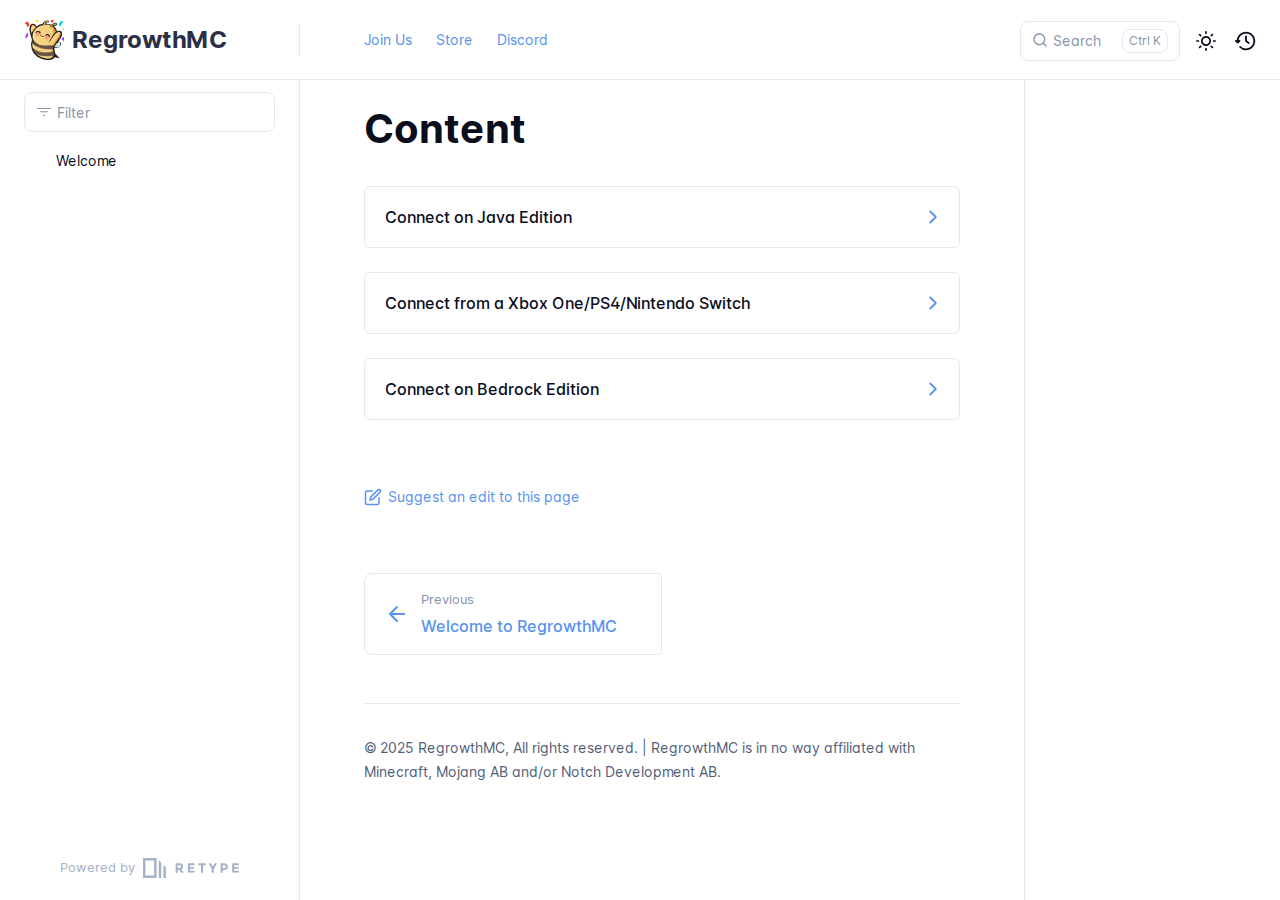
<file: content/index.html>
<!DOCTYPE html>
<html lang="en" class="h-full">
<head>
    <meta charset="UTF-8">
    <meta name="viewport" content="width=device-width,initial-scale=1">
    <meta name="turbo-cache-control" content="no-cache" data-turbo-track="reload" data-track-token="3.11.0.808171464694">

    <!-- See retype.com -->
    <meta name="generator" content="Retype 3.11.0">

    <!-- Primary Meta Tags -->
    <title>Content  | RegrowthMC</title>
    <meta name="title" content="Content  | RegrowthMC">
    <meta name="description" content="Open Minecraft on version 1.21 or higher">

    <!-- Canonical -->
    <link rel="canonical" href="https://wiki.regrowthmc.net/content/">

    <!-- Open Graph / Facebook -->
    <meta property="og:type" content="website">
    <meta property="og:url" content="https://wiki.regrowthmc.net/content/">
    <meta property="og:title" content="Content  | RegrowthMC">
    <meta property="og:description" content="Open Minecraft on version 1.21 or higher">

    <!-- Twitter -->
    <meta property="twitter:card" content="summary_large_image">
    <meta property="twitter:url" content="https://wiki.regrowthmc.net/content/">
    <meta property="twitter:title" content="Content  | RegrowthMC">
    <meta property="twitter:description" content="Open Minecraft on version 1.21 or higher">

    <script data-cfasync="false">(function(){var cl=document.documentElement.classList,ls=localStorage.getItem("retype_scheme"),hd=cl.contains("dark"),hl=cl.contains("light"),wm=window.matchMedia&&window.matchMedia("(prefers-color-scheme: dark)").matches;if(ls==="dark"||(!ls&&wm&&!hd&&!hl)){cl.remove("light");cl.add("dark")}else if(ls==="light"||(!ls&&!wm&&!hd&&!hl)){cl.remove("dark");cl.add("light")}})();</script>

    <link href="../static/logo.png" rel="icon">
    <link href="../resources/css/retype.css?v=3.11.0.808171464694" rel="stylesheet">

    <script data-cfasync="false" src="../resources/js/config.js?v=3.11.0.808171464694" data-turbo-eval="false" defer></script>
    <script data-cfasync="false" src="../resources/js/retype.js?v=3.11.0" data-turbo-eval="false" defer></script>
    <script id="lunr-js" data-cfasync="false" src="../resources/js/lunr.js?v=3.11.0.808171464694" data-turbo-eval="false" defer></script>
</head>
<body>
    <div id="retype-app" class="relative text-base antialiased text-base-text bg-base-bg font-body">
        <div class="absolute bottom-0 left-0" style="top: 5rem; right: 50%"></div>
    
        <header id="retype-header" class="sticky top-0 z-30 flex w-full h-16 bg-header-bg border-b border-header-border md:h-20">
            <div class="container relative flex items-center justify-between pr-6 grow md:justify-start">
                <!-- Mobile menu button skeleton -->
                <button v-cloak class="skeleton retype-mobile-menu-button flex items-center justify-center shrink-0 overflow-hidden dark:text-white focus:outline-none rounded-full w-10 h-10 ml-3.5 md:hidden"><svg xmlns="http://www.w3.org/2000/svg" class="mb-px shrink-0" width="24" height="24" viewBox="0 0 24 24" role="presentation" style="margin-bottom: 0px;"><g fill="currentColor"><path d="M2 4h20v2H2zM2 11h20v2H2zM2 18h20v2H2z"></path></g></svg></button>
                <div v-cloak id="retype-sidebar-left-toggle-button"></div>
        
                <!-- Logo -->
                <div class="flex items-center justify-between h-full py-2 md:w-75">
                    <div class="flex items-center px-2 md:px-6">
                        <a id="retype-branding-logo" href="../" class="flex items-center leading-snug text-2xl">
                            <span class="w-10 mr-2 grow-0 shrink-0 overflow-hidden">
                                <img class="max-h-10 dark:hidden md:inline-block" src="../static/logo.png">
                                <img class="max-h-10 hidden dark:inline-block" src="../static/logo.png">
                            </span>
                            <span class="dark:text-white font-bold line-clamp-1 md:line-clamp-2">RegrowthMC</span>
                        </a>
                    </div>
        
                    <span class="hidden h-8 border-r md:inline-block border-base-border"></span>
                </div>
        
                <div class="flex justify-between md:grow">
                    <!-- Top Nav -->
                    <nav id="retype-header-nav" class="hidden md:flex">
                        <ul class="flex flex-col mb-4 md:pl-16 md:mb-0 md:flex-row md:items-center">
                            <li class="mr-6">
                                <a class="py-2 md:mb-0 inline-flex items-center text-sm whitespace-nowrap transition-colors duration-200 ease-linear md:text-header-text font-header-text-weight hover:text-header-text-hover" href="https://www.regrowthmc.net/connect">Join Us</a>
                            </li>
                            <li class="mr-6">
                                <a class="py-2 md:mb-0 inline-flex items-center text-sm whitespace-nowrap transition-colors duration-200 ease-linear md:text-header-text font-header-text-weight hover:text-header-text-hover" href="https://store.regrowthmc.net/">Store</a>
                            </li>
                            <li class="mr-6">
                                <a class="py-2 md:mb-0 inline-flex items-center text-sm whitespace-nowrap transition-colors duration-200 ease-linear md:text-header-text font-header-text-weight hover:text-header-text-hover" href="https://regrowthmc.net/discord">Discord</a>
                            </li>
        
                        </ul>
                    </nav>
        
                    <!-- Header Right Skeleton -->
                    <div v-cloak class="flex justify-end grow skeleton">
        
                        <!-- Search input mock -->
                        <div class="relative hidden w-40 lg:block lg:max-w-sm lg:ml-auto">
                            <div class="absolute flex items-center justify-center h-full pl-3 dark:text-dark-300">
                                <svg xmlns="http://www.w3.org/2000/svg" class="icon-base" width="16" height="16" viewBox="0 0 24 24" aria-labelledby="icon" role="presentation" style="margin-bottom: 1px;"><g fill="currentColor" ><path d="M21.71 20.29l-3.68-3.68A8.963 8.963 0 0020 11c0-4.96-4.04-9-9-9s-9 4.04-9 9 4.04 9 9 9c2.12 0 4.07-.74 5.61-1.97l3.68 3.68c.2.19.45.29.71.29s.51-.1.71-.29c.39-.39.39-1.03 0-1.42zM4 11c0-3.86 3.14-7 7-7s7 3.14 7 7c0 1.92-.78 3.66-2.04 4.93-.01.01-.02.01-.02.01-.01.01-.01.01-.01.02A6.98 6.98 0 0111 18c-3.86 0-7-3.14-7-7z" ></path></g></svg>
                            </div>
                            <input class="w-full h-10 placeholder-search-placeholder transition-colors duration-200 ease-in bg-search-bg border border-transparent rounded md:text-sm hover:border-search-border-hover focus:outline-none focus:border-search-border-focus" style="padding: 0.625rem 0.75rem 0.625rem 2rem" type="text" placeholder="Search">
                        </div>
        
                        <!-- Mobile search button -->
                        <div class="flex items-center justify-center w-10 h-10 lg:hidden">
                            <svg xmlns="http://www.w3.org/2000/svg" class="shrink-0 icon-base" width="20" height="20" viewBox="0 0 24 24" aria-labelledby="icon" role="presentation" style="margin-bottom: 0px;"><g fill="currentColor" ><path d="M21.71 20.29l-3.68-3.68A8.963 8.963 0 0020 11c0-4.96-4.04-9-9-9s-9 4.04-9 9 4.04 9 9 9c2.12 0 4.07-.74 5.61-1.97l3.68 3.68c.2.19.45.29.71.29s.51-.1.71-.29c.39-.39.39-1.03 0-1.42zM4 11c0-3.86 3.14-7 7-7s7 3.14 7 7c0 1.92-.78 3.66-2.04 4.93-.01.01-.02.01-.02.01-.01.01-.01.01-.01.02A6.98 6.98 0 0111 18c-3.86 0-7-3.14-7-7z" ></path></g></svg>
                        </div>
        
                        <!-- Dark mode switch placeholder -->
                        <div class="w-10 h-10 lg:ml-2"></div>
        
                        <!-- History button -->
                        <div class="flex items-center justify-center w-10 h-10" style="margin-right: -0.625rem;">
                            <svg xmlns="http://www.w3.org/2000/svg" class="shrink-0 icon-base" width="22" height="22" viewBox="0 0 24 24" aria-labelledby="icon" role="presentation" style="margin-bottom: 0px;"><g fill="currentColor" ><g ><path d="M12.01 6.01c-.55 0-1 .45-1 1V12a1 1 0 00.4.8l3 2.22a.985.985 0 001.39-.2.996.996 0 00-.21-1.4l-2.6-1.92V7.01c.02-.55-.43-1-.98-1z"></path><path d="M12.01 1.91c-5.33 0-9.69 4.16-10.05 9.4l-.29-.26a.997.997 0 10-1.34 1.48l1.97 1.79c.19.17.43.26.67.26s.48-.09.67-.26l1.97-1.79a.997.997 0 10-1.34-1.48l-.31.28c.34-4.14 3.82-7.41 8.05-7.41 4.46 0 8.08 3.63 8.08 8.09s-3.63 8.08-8.08 8.08c-2.18 0-4.22-.85-5.75-2.4a.996.996 0 10-1.42 1.4 10.02 10.02 0 007.17 2.99c5.56 0 10.08-4.52 10.08-10.08.01-5.56-4.52-10.09-10.08-10.09z"></path></g></g></svg>
                        </div>
                    </div>
        
                    <div v-cloak class="flex justify-end grow">
                        <div id="retype-mobile-search-button"></div>
                        <doc-search-desktop></doc-search-desktop>
        
                        <doc-theme-switch class="lg:ml-2"></doc-theme-switch>
                        <doc-history></doc-history>
                    </div>
                </div>
            </div>
        </header>
    
    
        <div id="retype-container" class="container relative flex bg-white">
            <!-- Sidebar Skeleton -->
            <div v-cloak class="fixed flex flex-col shrink-0 duration-300 ease-in-out bg-sidebar-left-bg border-sidebar-left-border sidebar top-20 w-75 border-r h-screen md:sticky transition-transform skeleton">
            
                <div class="flex items-center h-16 px-6">
                    <input class="w-full h-8 px-3 py-2 transition-colors duration-200 ease-linear bg-filter-bg border border-filter-border rounded shadow-none text-sm focus:outline-none focus:border-filter-border-focus" type="text" placeholder="Filter">
                </div>
            
                <div class="pl-6 mt-1 mb-4">
                    <div class="w-32 h-3 mb-4 bg-skeleton-bg rounded-full loading"></div>
                    <div class="w-48 h-3 mb-4 bg-skeleton-bg rounded-full loading"></div>
                    <div class="w-40 h-3 mb-4 bg-skeleton-bg rounded-full loading"></div>
                    <div class="w-32 h-3 mb-4 bg-skeleton-bg rounded-full loading"></div>
                    <div class="w-48 h-3 mb-4 bg-skeleton-bg rounded-full loading"></div>
                    <div class="w-40 h-3 mb-4 bg-skeleton-bg rounded-full loading"></div>
                </div>
            
                <div class="shrink-0 mt-auto bg-transparent dark:border-base-border">
                    <a class="flex items-center justify-center flex-nowrap h-16 text-gray-350 dark:text-dark-400 hover:text-gray-600 dark:hover:text-dark-300 transition-colors duration-150 ease-in docs-powered-by" target="_blank" href="https://retype.com/" rel="noopener">
                        <span class="text-xs whitespace-nowrap">Powered by</span>
                        <svg xmlns="http://www.w3.org/2000/svg" class="ml-2" fill="currentColor" width="96" height="20" overflow="visible"><path d="M0 0v20h13.59V0H0zm11.15 17.54H2.44V2.46h8.71v15.08zM15.8 20h2.44V4.67L15.8 2.22zM20.45 6.89V20h2.44V9.34z"/><g><path d="M40.16 8.44c0 1.49-.59 2.45-1.75 2.88l2.34 3.32h-2.53l-2.04-2.96h-1.43v2.96h-2.06V5.36h3.5c1.43 0 2.46.24 3.07.73s.9 1.27.9 2.35zm-2.48 1.1c.26-.23.38-.59.38-1.09 0-.5-.13-.84-.4-1.03s-.73-.28-1.39-.28h-1.54v2.75h1.5c.72 0 1.2-.12 1.45-.35zM51.56 5.36V7.2h-4.59v1.91h4.13v1.76h-4.13v1.92h4.74v1.83h-6.79V5.36h6.64zM60.09 7.15v7.48h-2.06V7.15h-2.61V5.36h7.28v1.79h-2.61zM70.81 14.64h-2.06v-3.66l-3.19-5.61h2.23l1.99 3.45 1.99-3.45H74l-3.19 5.61v3.66zM83.99 6.19c.65.55.97 1.4.97 2.55s-.33 1.98-1 2.51-1.68.8-3.04.8h-1.23v2.59h-2.06V5.36h3.26c1.42 0 2.45.28 3.1.83zm-1.51 3.65c.25-.28.37-.69.37-1.22s-.16-.92-.48-1.14c-.32-.23-.82-.34-1.5-.34H79.7v3.12h1.38c.68 0 1.15-.14 1.4-.42zM95.85 5.36V7.2h-4.59v1.91h4.13v1.76h-4.13v1.92H96v1.83h-6.79V5.36h6.64z"/></g></svg>
                    </a>
                </div>
            </div>
            
            <!-- Sidebar component -->
            <doc-sidebar v-cloak>
                <template #sidebar-footer>
                    <div class="shrink-0 mt-auto border-t md:bg-transparent md:border-none dark:border-base-border">
            
                        <div class="py-3 px-6 md:hidden border-b dark:border-base-border">
                            <nav>
                                <ul class="flex flex-wrap justify-center items-center">
                                    <li class="mr-6">
                                        <a class="block py-1 inline-flex items-center text-sm whitespace-nowrap transition-colors duration-200 ease-linear md:text-header-text font-header-text-weight hover:text-header-text-hover" href="https://www.regrowthmc.net/connect">Join Us</a>
                                    </li>
                                    <li class="mr-6">
                                        <a class="block py-1 inline-flex items-center text-sm whitespace-nowrap transition-colors duration-200 ease-linear md:text-header-text font-header-text-weight hover:text-header-text-hover" href="https://store.regrowthmc.net/">Store</a>
                                    </li>
                                    <li class="mr-6">
                                        <a class="block py-1 inline-flex items-center text-sm whitespace-nowrap transition-colors duration-200 ease-linear md:text-header-text font-header-text-weight hover:text-header-text-hover" href="https://regrowthmc.net/discord">Discord</a>
                                    </li>
            
                                </ul>
                            </nav>
                        </div>
            
                        <a class="flex items-center justify-center flex-nowrap h-16 text-gray-350 dark:text-dark-400 hover:text-gray-600 dark:hover:text-dark-300 transition-colors duration-150 ease-in docs-powered-by" target="_blank" href="https://retype.com/" rel="noopener">
                            <span class="text-xs whitespace-nowrap">Powered by</span>
                            <svg xmlns="http://www.w3.org/2000/svg" class="ml-2" fill="currentColor" width="96" height="20" overflow="visible"><path d="M0 0v20h13.59V0H0zm11.15 17.54H2.44V2.46h8.71v15.08zM15.8 20h2.44V4.67L15.8 2.22zM20.45 6.89V20h2.44V9.34z"/><g><path d="M40.16 8.44c0 1.49-.59 2.45-1.75 2.88l2.34 3.32h-2.53l-2.04-2.96h-1.43v2.96h-2.06V5.36h3.5c1.43 0 2.46.24 3.07.73s.9 1.27.9 2.35zm-2.48 1.1c.26-.23.38-.59.38-1.09 0-.5-.13-.84-.4-1.03s-.73-.28-1.39-.28h-1.54v2.75h1.5c.72 0 1.2-.12 1.45-.35zM51.56 5.36V7.2h-4.59v1.91h4.13v1.76h-4.13v1.92h4.74v1.83h-6.79V5.36h6.64zM60.09 7.15v7.48h-2.06V7.15h-2.61V5.36h7.28v1.79h-2.61zM70.81 14.64h-2.06v-3.66l-3.19-5.61h2.23l1.99 3.45 1.99-3.45H74l-3.19 5.61v3.66zM83.99 6.19c.65.55.97 1.4.97 2.55s-.33 1.98-1 2.51-1.68.8-3.04.8h-1.23v2.59h-2.06V5.36h3.26c1.42 0 2.45.28 3.1.83zm-1.51 3.65c.25-.28.37-.69.37-1.22s-.16-.92-.48-1.14c-.32-.23-.82-.34-1.5-.34H79.7v3.12h1.38c.68 0 1.15-.14 1.4-.42zM95.85 5.36V7.2h-4.59v1.91h4.13v1.76h-4.13v1.92H96v1.83h-6.79V5.36h6.64z"/></g></svg>
                        </a>
                    </div>
                </template>
            </doc-sidebar>
    
            <div class="grow min-w-0 bg-body-bg">
                <!-- Render "toolbar" template here on api pages --><!-- Render page content -->
                <div class="flex">
                    <div id="retype-main" class="min-w-0 p-4 grow md:px-16">
                        <main class="relative pb-12 lg:pt-2">
                            <div class="retype-markdown" id="retype-content">
                                <!-- Rendered if sidebar right is enabled -->
                                <div id="retype-sidebar-right-toggle"></div>
                                <!-- Page content  -->
<doc-anchor-target id="content" class="break-words">
    <h1>
        <doc-anchor-trigger class="header-anchor-trigger" to="#content">#</doc-anchor-trigger>
        <span>Content</span>
    </h1>
</doc-anchor-target>
<doc-panel id="connect-on-java-edition" collapsed>
    <template #title>Connect on Java Edition</template>
<doc-tabs>
<doc-tab v-cloak id="video-tutorial">
<template #title>Video Tutorial</template>
<div class="aspect-video w-full rounded-lg overflow-hidden mb-6 shadow-lg dark:shadow-lg">
    <iframe src="https://www.youtube.com/embed/OeVEqawl3dI" frameborder="0" referrerpolicy="strict-origin-when-cross-origin" allowfullscreen class="w-full h-full"></iframe>
</div>
</doc-tab>
<doc-tab v-cloak id="text-tutorial">
<template #title>Text Tutorial</template>
<ol>
<li>Open Minecraft on version 1.21 or higher</li>
<li>Go to the &quot;Multiplayer&quot; tab</li>
<li>Press &quot;Add Server&quot;</li>
<li>Put &quot;regrowthmc.net&quot; as the Server Address</li>
<li>Set &quot;Server Resource Pack&quot; as &quot;Enabled&quot;</li>
<li>Press &quot;Done&quot;</li>
<li>Double click on the server to join us!</li>
</ol>
</doc-tab>
</doc-tabs>
</doc-panel>
<doc-panel id="connect-from-a-xbox-oneps4nintendo-switch" collapsed>
    <template #title>Connect from a Xbox One/PS4/Nintendo Switch</template>
<doc-tabs>
<doc-tab v-cloak id="video-tutorial">
<template #title>Video Tutorial</template>
<div class="aspect-video w-full rounded-lg overflow-hidden mb-6 shadow-lg dark:shadow-lg">
    <iframe src="https://www.youtube.com/embed/SfkORMllswg" frameborder="0" referrerpolicy="strict-origin-when-cross-origin" allowfullscreen class="w-full h-full"></iframe>
</div>
</doc-tab>
<doc-tab v-cloak id="text-tutorial">
<template #title>Text Tutorial</template>
<ol>
<li>Open Minecraft on the latest version</li>
<li>Press &quot;Play&quot;</li>
<li>Go to the &quot;Friends&quot; tab</li>
<li>Add &quot;RegrowthMC&quot; as a friend</li>
<li>Wait up to 20 seconds</li>
<li>Click &quot;RegrowthMC&quot; under &quot;Joinable Friends&quot; to join us!</li>
</ol>
</doc-tab>
</doc-tabs>
</doc-panel>
<doc-panel id="connect-on-bedrock-edition" collapsed>
    <template #title>Connect on Bedrock Edition</template>
<doc-tabs>
<doc-tab v-cloak id="video-tutorial">
<template #title>Video Tutorial</template>
<div class="aspect-video w-full rounded-lg overflow-hidden mb-6 shadow-lg dark:shadow-lg">
    <iframe src="https://www.youtube.com/embed/kdqoGCynQM4" frameborder="0" referrerpolicy="strict-origin-when-cross-origin" allowfullscreen class="w-full h-full"></iframe>
</div>
</doc-tab>
<doc-tab v-cloak id="text-tutorial">
<template #title>Text Tutorial</template>
<ol>
<li>Open Minecraft Bedrock Edition on the latest version</li>
<li>Click &quot;Play&quot;</li>
<li>Go to the &quot;Servers&quot; tab</li>
<li>Scroll down and press &quot;Add Server&quot;</li>
<li>Put &quot;regrowthmc.net&quot; as the Server Address</li>
<li>Set the &quot;Port&quot; to &quot;19132&quot;</li>
<li>Press &quot;Save&quot; to save the server</li>
<li>Double click on the server to join us!</li>
</ol>
</doc-tab>
</doc-tabs>
</doc-panel>

                                
                                <!-- Required only on API pages -->
                                <doc-toolbar-member-filter-no-results></doc-toolbar-member-filter-no-results>
                            </div>
                            <footer id="retype-content-footer" class="clear-both">
                                <div class="flex flex-wrap items-center justify-between mt-14">
                                    <a id="retype-edit-this-page" class="my-2.5 inline-flex items-center text-sm whitespace-nowrap text-body-link font-body-link-weight hover:text-body-link-hover hover:underline" href="https://github.com/RegrowthMC/RegrowthMC-Wiki/blob/main/content.md" target="_blank" rel="noopener">
                                        <svg class="mr-1.5" xmlns="http://www.w3.org/2000/svg" width="18" height="18" viewBox="0 0 24 24" fill="currentColor" overflow="visible"><path d="M20 12c-.55 0-1 .45-1 1v7c0 .55-.45 1-1 1H4c-.55 0-1-.45-1-1V6c0-.55.45-1 1-1h7c.55 0 1-.45 1-1s-.45-1-1-1H4C2.35 3 1 4.35 1 6v14c0 1.65 1.35 3 3 3h14c1.65 0 3-1.35 3-3v-7c0-.55-.45-1-1-1z" /><path d="M22.21 1.79c-1.18-1.18-3.24-1.18-4.41 0l-9.5 9.5c-.13.13-.22.29-.26.46l-1 4c-.08.34.01.7.26.95.18.2.44.3.7.3.08 0 .16-.01.24-.03l4-1c.18-.04.34-.13.46-.26l9.5-9.5c1.22-1.22 1.22-3.2.01-4.42zm-1.42 3l-9.3 9.3-2.11.53.53-2.11 9.3-9.3c.42-.42 1.16-.42 1.59 0 .43.43.43 1.15-.01 1.58z" /><path fill="none" d="M0 0h24v24H0z" /></svg>
                                        <span>Suggest an edit to this page</span>
                                    </a>
                                </div>
                            
                                <nav id="retype-nextprev" class="print:hidden flex mt-14">
                                    <div class="w-1/2">
                                        <a class="px-5 py-4 h-full flex items-center break-normal font-medium text-body-link border border-base-border hover:border-base-border-hover rounded-r rounded-l-lg transition-colors duration-150 relative hover:z-5" href="../">
                                            <svg xmlns="http://www.w3.org/2000/svg" class="mr-3" width="24" height="24" viewBox="0 0 24 24" fill="currentColor" overflow="visible"><path d="M19 11H7.41l5.29-5.29a.996.996 0 10-1.41-1.41l-7 7a1 1 0 000 1.42l7 7a1.024 1.024 0 001.42-.01.996.996 0 000-1.41L7.41 13H19c.55 0 1-.45 1-1s-.45-1-1-1z" /><path fill="none" d="M0 0h24v24H0z" /></svg>
                                            <span>
                                                <span class="block text-xs font-normal text-base-text-muted">Previous</span>
                                                <span class="block mt-1">Welcome to Regrowth​MC</span>
                                            </span>
                                        </a>
                                    </div>
                            
                                    <div class="w-1/2">
                                    </div>
                                </nav>
                            </footer>
                        </main>
                
                        <div id="retype-page-footer" class="print:border-none border-t border-base-border pt-6 mb-8">
                            <footer class="flex flex-wrap items-center justify-between print:justify-center">
                                <div id="retype-footer-links" class="print:hidden">
                                    <ul class="flex flex-wrap items-center text-sm">
                                    </ul>
                                </div>
                                <div id="retype-copyright" class="print:justify-center py-2 text-footer-text font-footer-link-weight text-sm leading-relaxed"><p>© 2025 RegrowthMC, All rights reserved. | RegrowthMC is in no way affiliated with Minecraft, Mojang AB and/or Notch Development AB.</p></div>
                            </footer>
                        </div>
                    </div>
                
                    <!-- Rendered if sidebar right is enabled -->
                    <!-- Sidebar right skeleton-->
                    <div v-cloak class="fixed top-0 bottom-0 right-0 translate-x-full bg-sidebar-right-bg border-sidebar-right-border lg:sticky lg:border-l lg:shrink-0 lg:pt-6 lg:transform-none sm:w-1/2 lg:w-64 lg:z-0 md:w-104 sidebar-right skeleton">
                        <div class="pl-5">
                            <div class="w-32 h-3 mb-4 bg-skeleton-bg rounded-full loading"></div>
                            <div class="w-48 h-3 mb-4 bg-skeleton-bg rounded-full loading"></div>
                            <div class="w-40 h-3 mb-4 bg-skeleton-bg rounded-full loading"></div>
                        </div>
                    </div>
                
                    <!-- User should be able to hide sidebar right -->
                    <doc-sidebar-right v-cloak></doc-sidebar-right>
                </div>

            </div>
        </div>
    
        <doc-search-mobile></doc-search-mobile>
        <doc-back-to-top></doc-back-to-top>
    </div>


    <div id="retype-overlay-target"></div>

    <script data-cfasync="false">window.__DOCS__ = { "title": "Content", level: 1, icon: "file", hasPrism: false, hasMermaid: false, hasMath: false, tocDepth: 23 }</script>
</body>
</html>
</file>
